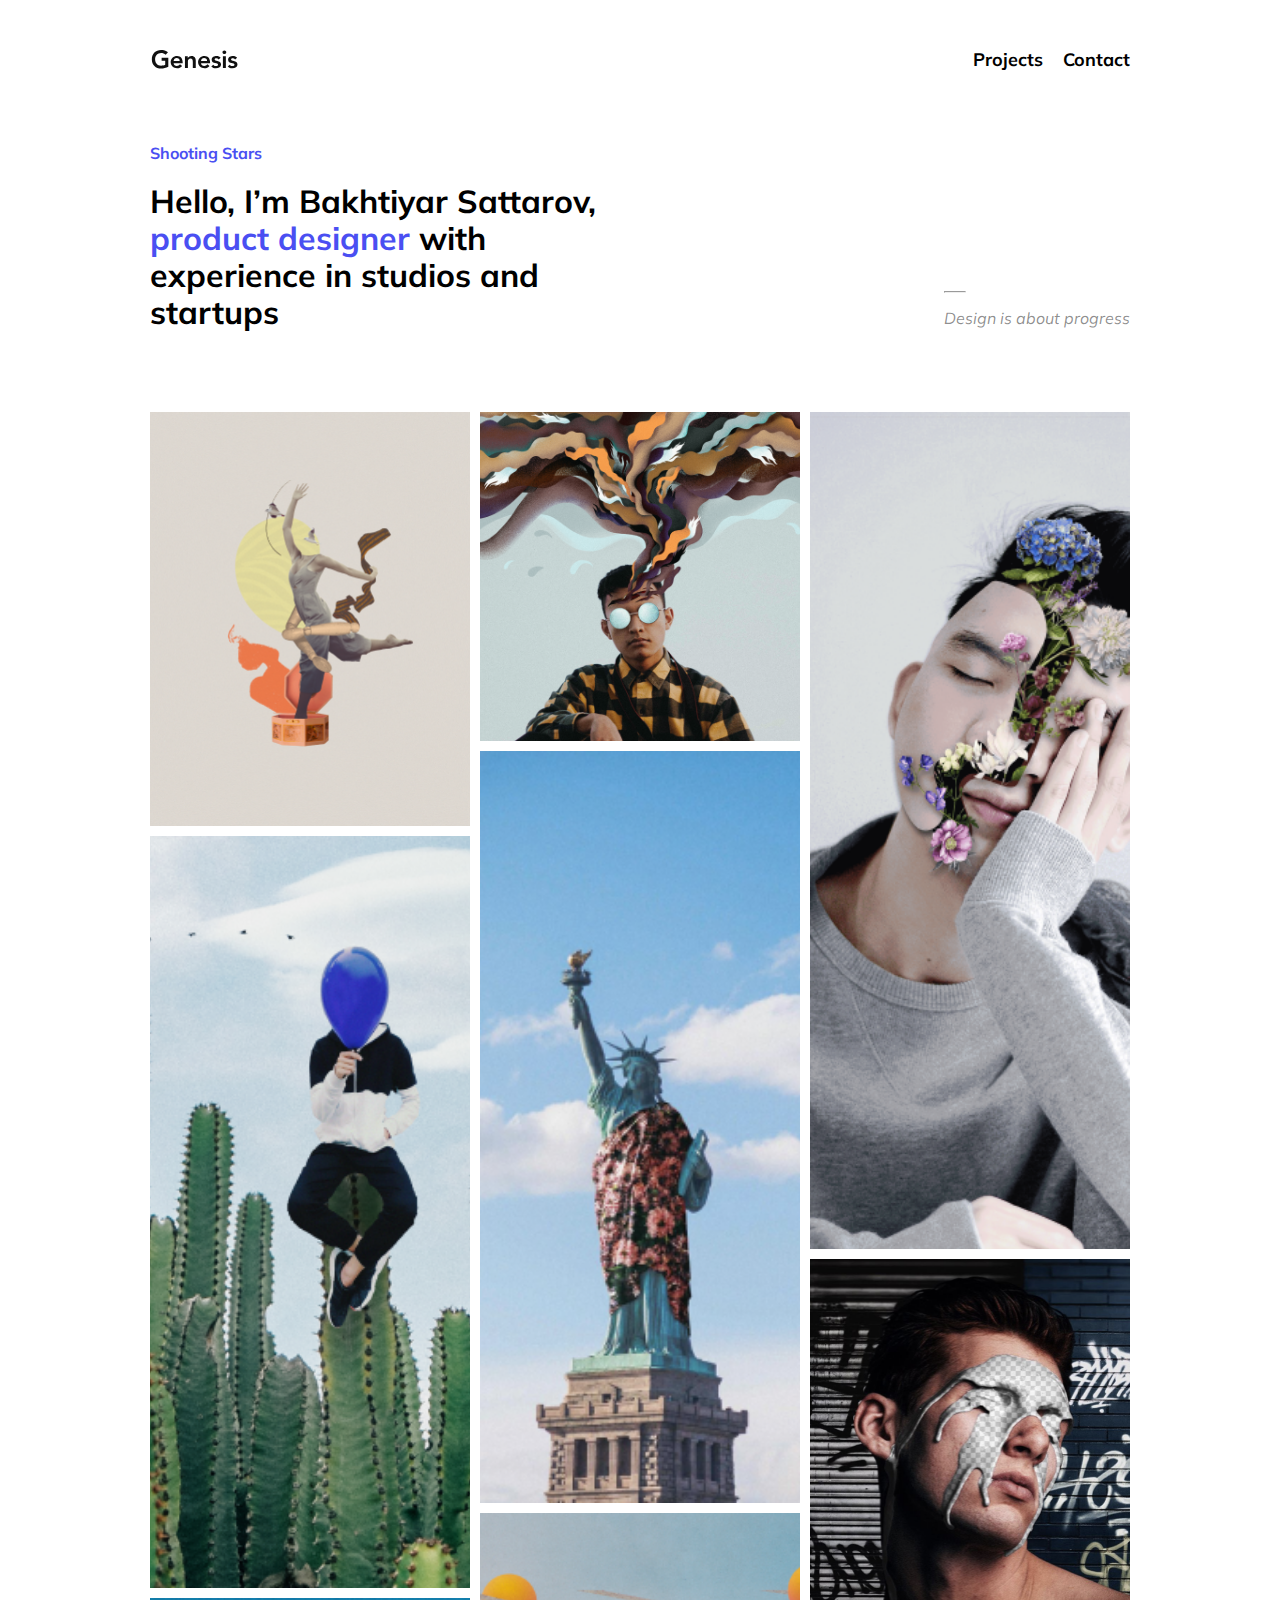
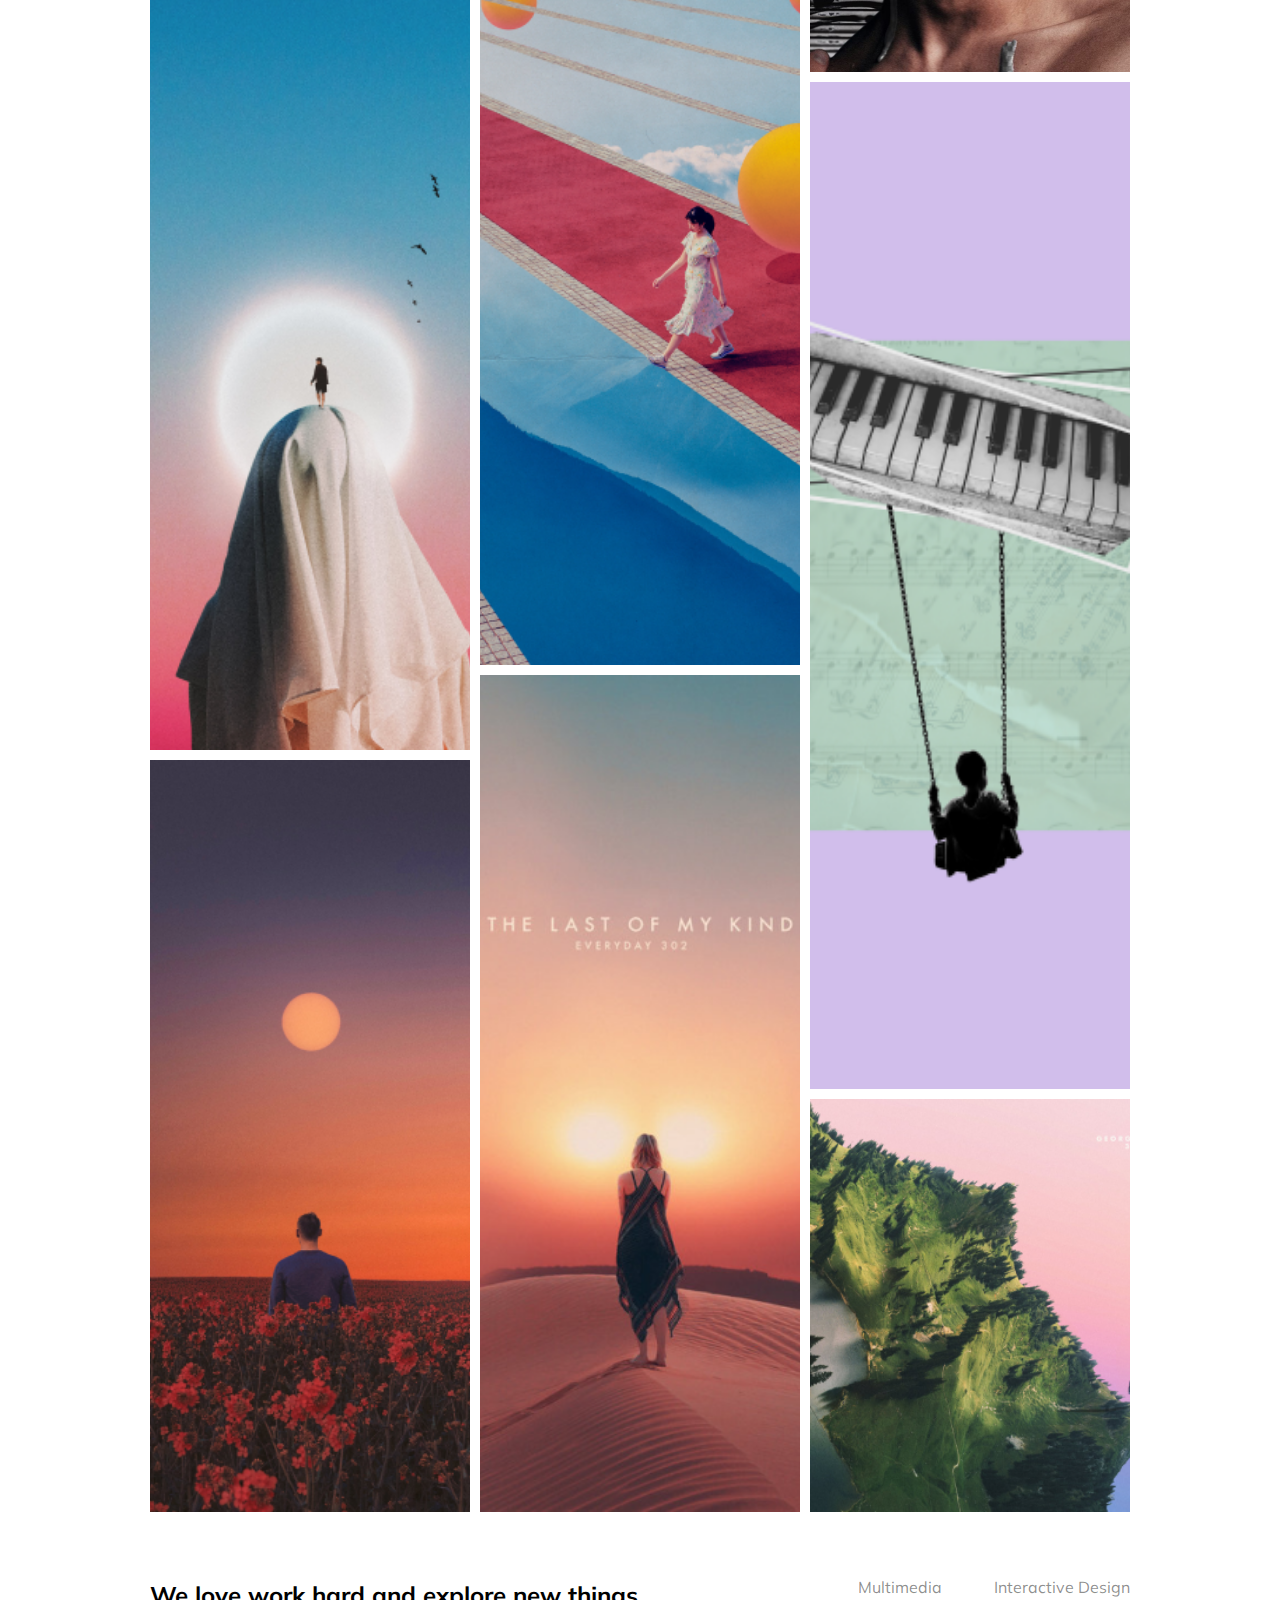
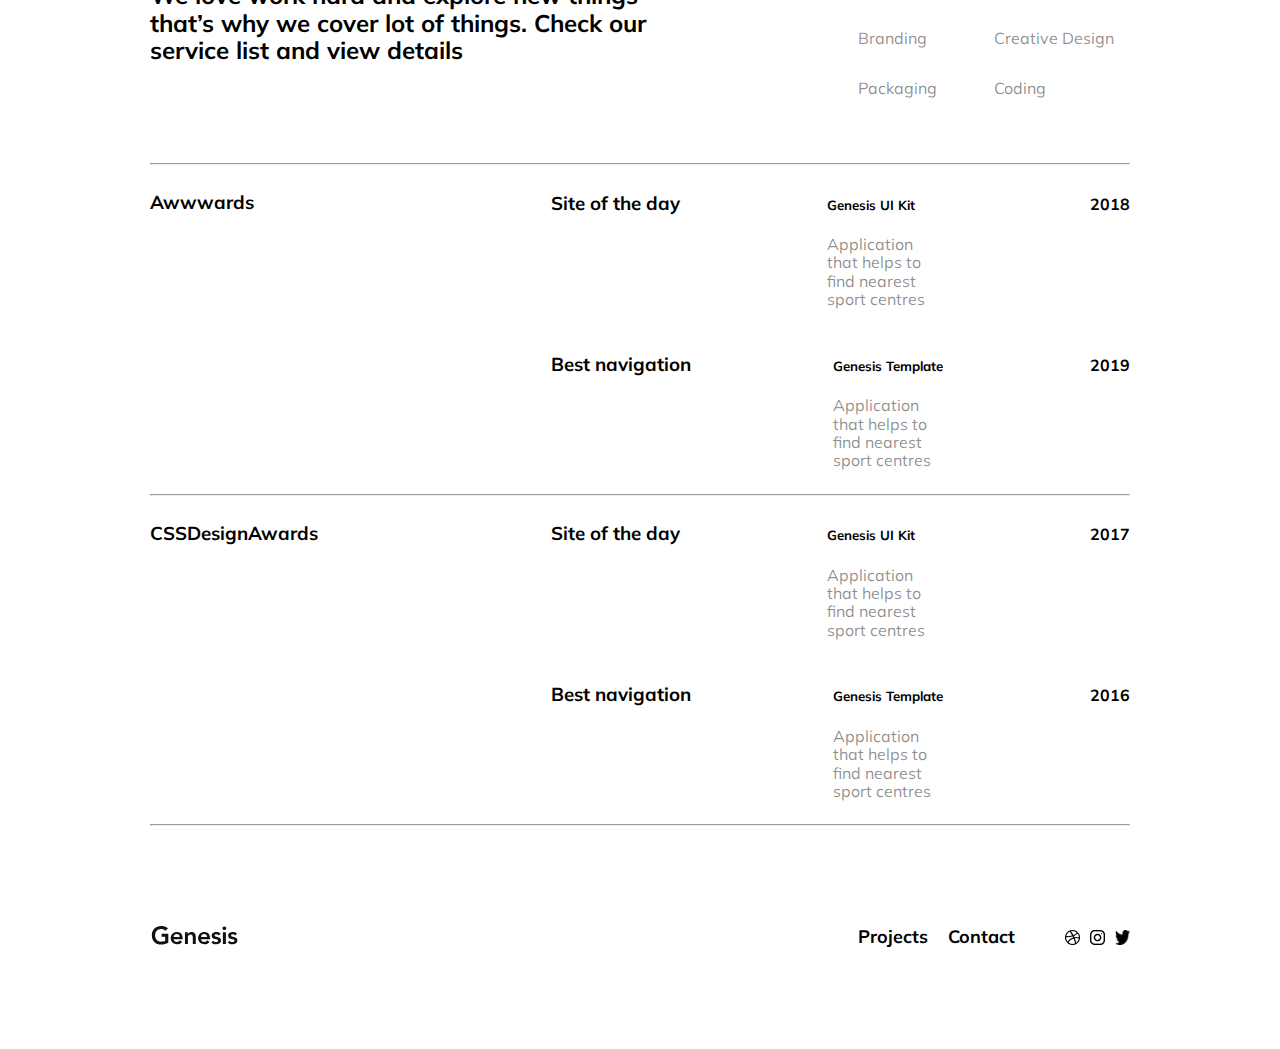
<file: index.html>
<!DOCTYPE html>
<html lang="en">
<head>
    <meta charset="UTF-8">
    <meta name="viewport" content="width=device-width, initial-scale=1.0">
    <link rel="stylesheet" href="styles/index.css">
    <link rel="stylesheet" href="styles/normalize.css">
    <link rel="stylesheet" href="https://fonts.googleapis.com/css2?family=Mulish:ital,wght@0,200..1000;1,200..1000&display=swap">
    <title>Document</title>
</head>
<body>
    <div class="body-container">
        <header class="header-container">
            <div>
                <img src="images/logo-genesis.svg" alt="logo" class="logo-img">
            </div>
            <div class="navigation">
                <a href="pages/project.html">Projects</a>
                <a href="pages/contact.html">Contact</a>
            </div>
        </header>

        <section class="section-1">
            <div class="big-text">
                <h4>Shooting Stars</h4>
                <h1>Hello, I’m Bakhtiyar Sattarov, <span class="highlight">product designer</span> with experience in studios and startups</h1>
            </div>
            <div>
                <hr>
                <p>Design is about progress</p>
            </div>
        </section>
        <div class="parent">
            <div class="div1"><img src="../images/1.png"></div>
            <div class="div2"><img src="../images/2.png"></div>
            <div class="div3"><img src="../images/3.png"></div>
            <div class="div4"><img src="../images/4.png"></div>
            <div class="div5"><img src="../images/5.png"></div>
            <div class="div6"><img src="../images/6.png"></div>
            <div class="div7"><img src="../images/7.png"></div>
            <div class="div8"><img src="../images/8.png"></div>
            <div class="div9"><img src="../images/9.png"></div>
            <div class="div10"><img src="../images/10.png"></div>
            <div class="div11"><img src="../images/11.png"></div>
            <div class="div12"><img src="../images/12.png"></div>
        </div>
        <div class="service-container">
            <h2>We love work hard and explore new things that’s why we cover lot of things. Check our service list and view details</h3>
            <div>
                <div class="service-right">
                    <p>Multimedia</p>
                    <p>Interactive Design</p>
                    <p>Branding</p> 
                    <p>Creative Design</p>
                    <p>Packaging</p>
                    <p>Coding</p>
                </div> 

            </div>
        </div>
        <hr>   
        <div class="awards-container">
            <h3>Awwwards</h3>
            <div class="site">
                <div class="awards-row">
                    <h3>Site of the day</h3>
                    <div>
                        <h5>Genesis UI Kit</h5>
                        <p>Application that helps to find nearest sport centres</p>
                    </div>
                    <h4>2018</h4>
                </div>
                <div class="awards-row">
                    <h3>Best navigation</h3>
                    <div>
                        <h5>Genesis Template</h5>
                        <p>Application that helps to find nearest sport centres</p>
                    </div>
                    <h4>2019</h4>
                </div>
            </div>
        </div>
        <hr>
         <div class="awards-container">
            <h3>CSSDesignAwards</h3>
            <div class="site">
                <div class="awards-row">
                    <h3>Site of the day</h3>
                    <div>
                        <h5>Genesis UI Kit</h5>
                        <p>Application that helps to find nearest sport centres</p>
                    </div>
                    <h4>2017</h4>
                </div>
                <div class="awards-row">
                    <h3>Best navigation</h3>
                    <div>
                        <h5>Genesis Template</h5>
                        <p>Application that helps to find nearest sport centres</p>
                    </div>
                    <h4>2016</h4>
                </div>
            </div>
        </div>
        <hr>

        <footer class="footer-container">
            <div class="left">
                <a href="/"><img src="../images/logo-genesis.svg" alt="Genesis Logo" class="logo-img"></a>
            </div>
            <div class="right">
                <div class="navigation">
                    <a href="pages/project.html">Projects</a>
                    <a href="pages/contact.html">Contact</a>
                </div>
                <div class="external-links">
                    <img src="../images/dribbble-logo.png" alt="Dribbble Logo" class="dribbble-logo">
                    <img src="../images/instagram-logo.png" alt="Instagram Logo" class="instagram-logo">
                    <img src="../images/twitter-logo.png" alt="Twitter Logo" class="twitter-logo">
                </div>
            </div>
        </footer>
    </div>
</body>
</html>
</file>
<file: styles/index.css>
.header-container {
  display: -webkit-box;
  display: -ms-flexbox;
  display: flex;
  -webkit-box-pack: justify;
      -ms-flex-pack: justify;
          justify-content: space-between;
  margin: 50px 0 50px 0;
}

.footer-container {
  margin: 100px 0px 100px 0px;
  display: -webkit-box;
  display: -ms-flexbox;
  display: flex;
  -webkit-box-pack: justify;
      -ms-flex-pack: justify;
          justify-content: space-between;
  -webkit-box-align: center;
      -ms-flex-align: center;
          align-items: center;
  gap: 50px;
}
.footer-container .left {
  display: -webkit-box;
  display: -ms-flexbox;
  display: flex;
  -webkit-box-align: center;
      -ms-flex-align: center;
          align-items: center;
}
.footer-container .right {
  display: -webkit-box;
  display: -ms-flexbox;
  display: flex;
  -webkit-box-align: center;
      -ms-flex-align: center;
          align-items: center;
  -webkit-box-pack: justify;
      -ms-flex-pack: justify;
          justify-content: space-between;
  gap: 50px;
}

.external-links {
  display: -webkit-box;
  display: -ms-flexbox;
  display: flex;
  -webkit-box-pack: justify;
      -ms-flex-pack: justify;
          justify-content: space-between;
  gap: 10px;
}

.external-links img {
  display: -webkit-box;
  display: -ms-flexbox;
  display: flex;
}

.body-container {
  margin: 0px 150px 0px 150px;
  font-family: "Mulish", sans-serif;
}

.project-top-section {
  display: -webkit-box;
  display: -ms-flexbox;
  display: flex;
  -webkit-box-pack: justify;
      -ms-flex-pack: justify;
          justify-content: space-between;
}

.project-top-left {
  display: -webkit-box;
  display: -ms-flexbox;
  display: flex;
  -webkit-box-orient: vertical;
  -webkit-box-direction: normal;
      -ms-flex-direction: column;
          flex-direction: column;
}
.project-top-left p {
  width: 500px;
}

.project-top-right {
  display: -webkit-box;
  display: -ms-flexbox;
  display: flex;
  -webkit-box-orient: vertical;
  -webkit-box-direction: normal;
      -ms-flex-direction: column;
          flex-direction: column;
  width: 400px;
}
.project-top-right div {
  border-bottom: 1px solid rgba(121, 118, 118, 0.0901960784);
  border-width: 3px;
}

.p-row {
  display: -webkit-box;
  display: -ms-flexbox;
  display: flex;
  -webkit-box-pack: justify;
      -ms-flex-pack: justify;
          justify-content: space-between;
  font-weight: bold;
  color: rgba(121, 118, 118, 0.5137254902);
}

.p-row-right {
  display: -webkit-box;
  display: -ms-flexbox;
  display: flex;
  -webkit-box-pack: justify;
      -ms-flex-pack: justify;
          justify-content: space-between;
  font-weight: bold;
  color: rgba(11, 10, 10, 0.9098039216);
}

.project-middle img {
  margin-top: 50px;
  margin-bottom: 50px;
}
.project-middle p {
  width: 1109px;
}

.row-images {
  display: -webkit-box;
  display: -ms-flexbox;
  display: flex;
  -webkit-box-orient: horizontal;
  -webkit-box-direction: normal;
      -ms-flex-direction: row;
          flex-direction: row;
  -webkit-box-pack: justify;
      -ms-flex-pack: justify;
          justify-content: space-between;
  margin-top: 50px;
}

.contact-container {
  display: -webkit-box;
  display: -ms-flexbox;
  display: flex;
  -webkit-box-pack: justify;
      -ms-flex-pack: justify;
          justify-content: space-between;
  margin-bottom: 50px;
}

.contact-left h1 {
  width: 350px;
}
.contact-left p {
  width: 445px;
}

.custom-form {
  width: 300px;
  color: rgba(17, 17, 17, 0.4941176471);
}

.custom-form label {
  display: -webkit-box;
  display: -ms-flexbox;
  display: flex;
  margin-bottom: 5px;
}

.custom-form input {
  width: 100%;
  border: none;
  outline: none;
  border-bottom: 1px solid rgba(17, 17, 17, 0.4941176471);
}

.btn {
  background-color: #4A4FF2;
  outline: none;
  border: none;
  color: white;
  padding: 10px;
  margin-top: 10px;
  cursor: pointer;
  width: 100px;
}

.body-container {
  margin: 0px 150px 0px 150px;
  font-family: "Mulish", sans-serif;
}

.logo-img {
  width: 90px;
  height: 19px;
}

.dribbble-logo {
  width: 15px;
  height: 15px;
}

.instagram-logo {
  width: 15px;
  height: 15px;
}

.twitter-logo {
  width: 15px;
  height: 15px;
}

.navigation {
  display: -webkit-box;
  display: -ms-flexbox;
  display: flex;
  -webkit-box-pack: justify;
      -ms-flex-pack: justify;
          justify-content: space-between;
  gap: 20px;
}

.navigation a {
  font-weight: bold;
  font-size: 18px;
  text-decoration: none;
  color: black;
}

.section-1 {
  display: -webkit-box;
  display: -ms-flexbox;
  display: flex;
  -webkit-box-pack: justify;
      -ms-flex-pack: justify;
          justify-content: space-between;
  -webkit-box-align: last baseline;
      -ms-flex-align: last baseline;
          align-items: last baseline;
  margin-bottom: 60px;
}
.section-1 hr {
  width: 20px;
  margin: 0 0 5px 0;
}
.section-1 p {
  color: rgba(17, 17, 17, 0.4823529412);
  font-style: italic;
}
.section-1 h4 {
  color: #4A4FF2;
}

.highlight {
  color: #4A4FF2;
}

.big-text {
  width: 500px;
}

.parent {
  display: -ms-grid;
  display: grid;
  -ms-grid-columns: 1fr 10px 1fr 10px 1fr 10px 1fr 10px 1fr 10px 1fr 10px 1fr 10px 1fr 10px 1fr;
  grid-template-columns: repeat(9, 1fr);
  -ms-grid-rows: 1fr 10px 1fr 10px 1fr 10px 1fr 10px 1fr 10px 1fr 10px 1fr 10px 1fr 10px 1fr 10px 1fr 10px 1fr 10px 1fr 10px 1fr 10px 1fr 10px 1fr 10px 1fr 10px 1fr 10px 1fr 10px 1fr 10px 1fr 10px 1fr 10px 1fr 10px 1fr 10px 1fr 10px 1fr 10px 1fr 10px 1fr 10px 1fr 10px 1fr 10px 1fr 10px 1fr 10px 1fr;
  grid-template-rows: repeat(32, 1fr);
  grid-column-gap: 10px;
  grid-row-gap: 10px;
  height: 300vh;
}

.parent > *:nth-child(1) {
  -ms-grid-row: 1;
  -ms-grid-column: 1;
}

.parent > *:nth-child(2) {
  -ms-grid-row: 1;
  -ms-grid-column: 3;
}

.parent > *:nth-child(3) {
  -ms-grid-row: 1;
  -ms-grid-column: 5;
}

.parent > *:nth-child(4) {
  -ms-grid-row: 1;
  -ms-grid-column: 7;
}

.parent > *:nth-child(5) {
  -ms-grid-row: 1;
  -ms-grid-column: 9;
}

.parent > *:nth-child(6) {
  -ms-grid-row: 1;
  -ms-grid-column: 11;
}

.parent > *:nth-child(7) {
  -ms-grid-row: 1;
  -ms-grid-column: 13;
}

.parent > *:nth-child(8) {
  -ms-grid-row: 1;
  -ms-grid-column: 15;
}

.parent > *:nth-child(9) {
  -ms-grid-row: 1;
  -ms-grid-column: 17;
}

.parent > *:nth-child(10) {
  -ms-grid-row: 3;
  -ms-grid-column: 1;
}

.parent > *:nth-child(11) {
  -ms-grid-row: 3;
  -ms-grid-column: 3;
}

.parent > *:nth-child(12) {
  -ms-grid-row: 3;
  -ms-grid-column: 5;
}

.parent > *:nth-child(13) {
  -ms-grid-row: 3;
  -ms-grid-column: 7;
}

.parent > *:nth-child(14) {
  -ms-grid-row: 3;
  -ms-grid-column: 9;
}

.parent > *:nth-child(15) {
  -ms-grid-row: 3;
  -ms-grid-column: 11;
}

.parent > *:nth-child(16) {
  -ms-grid-row: 3;
  -ms-grid-column: 13;
}

.parent > *:nth-child(17) {
  -ms-grid-row: 3;
  -ms-grid-column: 15;
}

.parent > *:nth-child(18) {
  -ms-grid-row: 3;
  -ms-grid-column: 17;
}

.parent > *:nth-child(19) {
  -ms-grid-row: 5;
  -ms-grid-column: 1;
}

.parent > *:nth-child(20) {
  -ms-grid-row: 5;
  -ms-grid-column: 3;
}

.parent > *:nth-child(21) {
  -ms-grid-row: 5;
  -ms-grid-column: 5;
}

.parent > *:nth-child(22) {
  -ms-grid-row: 5;
  -ms-grid-column: 7;
}

.parent > *:nth-child(23) {
  -ms-grid-row: 5;
  -ms-grid-column: 9;
}

.parent > *:nth-child(24) {
  -ms-grid-row: 5;
  -ms-grid-column: 11;
}

.parent > *:nth-child(25) {
  -ms-grid-row: 5;
  -ms-grid-column: 13;
}

.parent > *:nth-child(26) {
  -ms-grid-row: 5;
  -ms-grid-column: 15;
}

.parent > *:nth-child(27) {
  -ms-grid-row: 5;
  -ms-grid-column: 17;
}

.parent > *:nth-child(28) {
  -ms-grid-row: 7;
  -ms-grid-column: 1;
}

.parent > *:nth-child(29) {
  -ms-grid-row: 7;
  -ms-grid-column: 3;
}

.parent > *:nth-child(30) {
  -ms-grid-row: 7;
  -ms-grid-column: 5;
}

.parent > *:nth-child(31) {
  -ms-grid-row: 7;
  -ms-grid-column: 7;
}

.parent > *:nth-child(32) {
  -ms-grid-row: 7;
  -ms-grid-column: 9;
}

.parent > *:nth-child(33) {
  -ms-grid-row: 7;
  -ms-grid-column: 11;
}

.parent > *:nth-child(34) {
  -ms-grid-row: 7;
  -ms-grid-column: 13;
}

.parent > *:nth-child(35) {
  -ms-grid-row: 7;
  -ms-grid-column: 15;
}

.parent > *:nth-child(36) {
  -ms-grid-row: 7;
  -ms-grid-column: 17;
}

.parent > *:nth-child(37) {
  -ms-grid-row: 9;
  -ms-grid-column: 1;
}

.parent > *:nth-child(38) {
  -ms-grid-row: 9;
  -ms-grid-column: 3;
}

.parent > *:nth-child(39) {
  -ms-grid-row: 9;
  -ms-grid-column: 5;
}

.parent > *:nth-child(40) {
  -ms-grid-row: 9;
  -ms-grid-column: 7;
}

.parent > *:nth-child(41) {
  -ms-grid-row: 9;
  -ms-grid-column: 9;
}

.parent > *:nth-child(42) {
  -ms-grid-row: 9;
  -ms-grid-column: 11;
}

.parent > *:nth-child(43) {
  -ms-grid-row: 9;
  -ms-grid-column: 13;
}

.parent > *:nth-child(44) {
  -ms-grid-row: 9;
  -ms-grid-column: 15;
}

.parent > *:nth-child(45) {
  -ms-grid-row: 9;
  -ms-grid-column: 17;
}

.parent > *:nth-child(46) {
  -ms-grid-row: 11;
  -ms-grid-column: 1;
}

.parent > *:nth-child(47) {
  -ms-grid-row: 11;
  -ms-grid-column: 3;
}

.parent > *:nth-child(48) {
  -ms-grid-row: 11;
  -ms-grid-column: 5;
}

.parent > *:nth-child(49) {
  -ms-grid-row: 11;
  -ms-grid-column: 7;
}

.parent > *:nth-child(50) {
  -ms-grid-row: 11;
  -ms-grid-column: 9;
}

.parent > *:nth-child(51) {
  -ms-grid-row: 11;
  -ms-grid-column: 11;
}

.parent > *:nth-child(52) {
  -ms-grid-row: 11;
  -ms-grid-column: 13;
}

.parent > *:nth-child(53) {
  -ms-grid-row: 11;
  -ms-grid-column: 15;
}

.parent > *:nth-child(54) {
  -ms-grid-row: 11;
  -ms-grid-column: 17;
}

.parent > *:nth-child(55) {
  -ms-grid-row: 13;
  -ms-grid-column: 1;
}

.parent > *:nth-child(56) {
  -ms-grid-row: 13;
  -ms-grid-column: 3;
}

.parent > *:nth-child(57) {
  -ms-grid-row: 13;
  -ms-grid-column: 5;
}

.parent > *:nth-child(58) {
  -ms-grid-row: 13;
  -ms-grid-column: 7;
}

.parent > *:nth-child(59) {
  -ms-grid-row: 13;
  -ms-grid-column: 9;
}

.parent > *:nth-child(60) {
  -ms-grid-row: 13;
  -ms-grid-column: 11;
}

.parent > *:nth-child(61) {
  -ms-grid-row: 13;
  -ms-grid-column: 13;
}

.parent > *:nth-child(62) {
  -ms-grid-row: 13;
  -ms-grid-column: 15;
}

.parent > *:nth-child(63) {
  -ms-grid-row: 13;
  -ms-grid-column: 17;
}

.parent > *:nth-child(64) {
  -ms-grid-row: 15;
  -ms-grid-column: 1;
}

.parent > *:nth-child(65) {
  -ms-grid-row: 15;
  -ms-grid-column: 3;
}

.parent > *:nth-child(66) {
  -ms-grid-row: 15;
  -ms-grid-column: 5;
}

.parent > *:nth-child(67) {
  -ms-grid-row: 15;
  -ms-grid-column: 7;
}

.parent > *:nth-child(68) {
  -ms-grid-row: 15;
  -ms-grid-column: 9;
}

.parent > *:nth-child(69) {
  -ms-grid-row: 15;
  -ms-grid-column: 11;
}

.parent > *:nth-child(70) {
  -ms-grid-row: 15;
  -ms-grid-column: 13;
}

.parent > *:nth-child(71) {
  -ms-grid-row: 15;
  -ms-grid-column: 15;
}

.parent > *:nth-child(72) {
  -ms-grid-row: 15;
  -ms-grid-column: 17;
}

.parent > *:nth-child(73) {
  -ms-grid-row: 17;
  -ms-grid-column: 1;
}

.parent > *:nth-child(74) {
  -ms-grid-row: 17;
  -ms-grid-column: 3;
}

.parent > *:nth-child(75) {
  -ms-grid-row: 17;
  -ms-grid-column: 5;
}

.parent > *:nth-child(76) {
  -ms-grid-row: 17;
  -ms-grid-column: 7;
}

.parent > *:nth-child(77) {
  -ms-grid-row: 17;
  -ms-grid-column: 9;
}

.parent > *:nth-child(78) {
  -ms-grid-row: 17;
  -ms-grid-column: 11;
}

.parent > *:nth-child(79) {
  -ms-grid-row: 17;
  -ms-grid-column: 13;
}

.parent > *:nth-child(80) {
  -ms-grid-row: 17;
  -ms-grid-column: 15;
}

.parent > *:nth-child(81) {
  -ms-grid-row: 17;
  -ms-grid-column: 17;
}

.parent > *:nth-child(82) {
  -ms-grid-row: 19;
  -ms-grid-column: 1;
}

.parent > *:nth-child(83) {
  -ms-grid-row: 19;
  -ms-grid-column: 3;
}

.parent > *:nth-child(84) {
  -ms-grid-row: 19;
  -ms-grid-column: 5;
}

.parent > *:nth-child(85) {
  -ms-grid-row: 19;
  -ms-grid-column: 7;
}

.parent > *:nth-child(86) {
  -ms-grid-row: 19;
  -ms-grid-column: 9;
}

.parent > *:nth-child(87) {
  -ms-grid-row: 19;
  -ms-grid-column: 11;
}

.parent > *:nth-child(88) {
  -ms-grid-row: 19;
  -ms-grid-column: 13;
}

.parent > *:nth-child(89) {
  -ms-grid-row: 19;
  -ms-grid-column: 15;
}

.parent > *:nth-child(90) {
  -ms-grid-row: 19;
  -ms-grid-column: 17;
}

.parent > *:nth-child(91) {
  -ms-grid-row: 21;
  -ms-grid-column: 1;
}

.parent > *:nth-child(92) {
  -ms-grid-row: 21;
  -ms-grid-column: 3;
}

.parent > *:nth-child(93) {
  -ms-grid-row: 21;
  -ms-grid-column: 5;
}

.parent > *:nth-child(94) {
  -ms-grid-row: 21;
  -ms-grid-column: 7;
}

.parent > *:nth-child(95) {
  -ms-grid-row: 21;
  -ms-grid-column: 9;
}

.parent > *:nth-child(96) {
  -ms-grid-row: 21;
  -ms-grid-column: 11;
}

.parent > *:nth-child(97) {
  -ms-grid-row: 21;
  -ms-grid-column: 13;
}

.parent > *:nth-child(98) {
  -ms-grid-row: 21;
  -ms-grid-column: 15;
}

.parent > *:nth-child(99) {
  -ms-grid-row: 21;
  -ms-grid-column: 17;
}

.parent > *:nth-child(100) {
  -ms-grid-row: 23;
  -ms-grid-column: 1;
}

.parent > *:nth-child(101) {
  -ms-grid-row: 23;
  -ms-grid-column: 3;
}

.parent > *:nth-child(102) {
  -ms-grid-row: 23;
  -ms-grid-column: 5;
}

.parent > *:nth-child(103) {
  -ms-grid-row: 23;
  -ms-grid-column: 7;
}

.parent > *:nth-child(104) {
  -ms-grid-row: 23;
  -ms-grid-column: 9;
}

.parent > *:nth-child(105) {
  -ms-grid-row: 23;
  -ms-grid-column: 11;
}

.parent > *:nth-child(106) {
  -ms-grid-row: 23;
  -ms-grid-column: 13;
}

.parent > *:nth-child(107) {
  -ms-grid-row: 23;
  -ms-grid-column: 15;
}

.parent > *:nth-child(108) {
  -ms-grid-row: 23;
  -ms-grid-column: 17;
}

.parent > *:nth-child(109) {
  -ms-grid-row: 25;
  -ms-grid-column: 1;
}

.parent > *:nth-child(110) {
  -ms-grid-row: 25;
  -ms-grid-column: 3;
}

.parent > *:nth-child(111) {
  -ms-grid-row: 25;
  -ms-grid-column: 5;
}

.parent > *:nth-child(112) {
  -ms-grid-row: 25;
  -ms-grid-column: 7;
}

.parent > *:nth-child(113) {
  -ms-grid-row: 25;
  -ms-grid-column: 9;
}

.parent > *:nth-child(114) {
  -ms-grid-row: 25;
  -ms-grid-column: 11;
}

.parent > *:nth-child(115) {
  -ms-grid-row: 25;
  -ms-grid-column: 13;
}

.parent > *:nth-child(116) {
  -ms-grid-row: 25;
  -ms-grid-column: 15;
}

.parent > *:nth-child(117) {
  -ms-grid-row: 25;
  -ms-grid-column: 17;
}

.parent > *:nth-child(118) {
  -ms-grid-row: 27;
  -ms-grid-column: 1;
}

.parent > *:nth-child(119) {
  -ms-grid-row: 27;
  -ms-grid-column: 3;
}

.parent > *:nth-child(120) {
  -ms-grid-row: 27;
  -ms-grid-column: 5;
}

.parent > *:nth-child(121) {
  -ms-grid-row: 27;
  -ms-grid-column: 7;
}

.parent > *:nth-child(122) {
  -ms-grid-row: 27;
  -ms-grid-column: 9;
}

.parent > *:nth-child(123) {
  -ms-grid-row: 27;
  -ms-grid-column: 11;
}

.parent > *:nth-child(124) {
  -ms-grid-row: 27;
  -ms-grid-column: 13;
}

.parent > *:nth-child(125) {
  -ms-grid-row: 27;
  -ms-grid-column: 15;
}

.parent > *:nth-child(126) {
  -ms-grid-row: 27;
  -ms-grid-column: 17;
}

.parent > *:nth-child(127) {
  -ms-grid-row: 29;
  -ms-grid-column: 1;
}

.parent > *:nth-child(128) {
  -ms-grid-row: 29;
  -ms-grid-column: 3;
}

.parent > *:nth-child(129) {
  -ms-grid-row: 29;
  -ms-grid-column: 5;
}

.parent > *:nth-child(130) {
  -ms-grid-row: 29;
  -ms-grid-column: 7;
}

.parent > *:nth-child(131) {
  -ms-grid-row: 29;
  -ms-grid-column: 9;
}

.parent > *:nth-child(132) {
  -ms-grid-row: 29;
  -ms-grid-column: 11;
}

.parent > *:nth-child(133) {
  -ms-grid-row: 29;
  -ms-grid-column: 13;
}

.parent > *:nth-child(134) {
  -ms-grid-row: 29;
  -ms-grid-column: 15;
}

.parent > *:nth-child(135) {
  -ms-grid-row: 29;
  -ms-grid-column: 17;
}

.parent > *:nth-child(136) {
  -ms-grid-row: 31;
  -ms-grid-column: 1;
}

.parent > *:nth-child(137) {
  -ms-grid-row: 31;
  -ms-grid-column: 3;
}

.parent > *:nth-child(138) {
  -ms-grid-row: 31;
  -ms-grid-column: 5;
}

.parent > *:nth-child(139) {
  -ms-grid-row: 31;
  -ms-grid-column: 7;
}

.parent > *:nth-child(140) {
  -ms-grid-row: 31;
  -ms-grid-column: 9;
}

.parent > *:nth-child(141) {
  -ms-grid-row: 31;
  -ms-grid-column: 11;
}

.parent > *:nth-child(142) {
  -ms-grid-row: 31;
  -ms-grid-column: 13;
}

.parent > *:nth-child(143) {
  -ms-grid-row: 31;
  -ms-grid-column: 15;
}

.parent > *:nth-child(144) {
  -ms-grid-row: 31;
  -ms-grid-column: 17;
}

.parent > *:nth-child(145) {
  -ms-grid-row: 33;
  -ms-grid-column: 1;
}

.parent > *:nth-child(146) {
  -ms-grid-row: 33;
  -ms-grid-column: 3;
}

.parent > *:nth-child(147) {
  -ms-grid-row: 33;
  -ms-grid-column: 5;
}

.parent > *:nth-child(148) {
  -ms-grid-row: 33;
  -ms-grid-column: 7;
}

.parent > *:nth-child(149) {
  -ms-grid-row: 33;
  -ms-grid-column: 9;
}

.parent > *:nth-child(150) {
  -ms-grid-row: 33;
  -ms-grid-column: 11;
}

.parent > *:nth-child(151) {
  -ms-grid-row: 33;
  -ms-grid-column: 13;
}

.parent > *:nth-child(152) {
  -ms-grid-row: 33;
  -ms-grid-column: 15;
}

.parent > *:nth-child(153) {
  -ms-grid-row: 33;
  -ms-grid-column: 17;
}

.parent > *:nth-child(154) {
  -ms-grid-row: 35;
  -ms-grid-column: 1;
}

.parent > *:nth-child(155) {
  -ms-grid-row: 35;
  -ms-grid-column: 3;
}

.parent > *:nth-child(156) {
  -ms-grid-row: 35;
  -ms-grid-column: 5;
}

.parent > *:nth-child(157) {
  -ms-grid-row: 35;
  -ms-grid-column: 7;
}

.parent > *:nth-child(158) {
  -ms-grid-row: 35;
  -ms-grid-column: 9;
}

.parent > *:nth-child(159) {
  -ms-grid-row: 35;
  -ms-grid-column: 11;
}

.parent > *:nth-child(160) {
  -ms-grid-row: 35;
  -ms-grid-column: 13;
}

.parent > *:nth-child(161) {
  -ms-grid-row: 35;
  -ms-grid-column: 15;
}

.parent > *:nth-child(162) {
  -ms-grid-row: 35;
  -ms-grid-column: 17;
}

.parent > *:nth-child(163) {
  -ms-grid-row: 37;
  -ms-grid-column: 1;
}

.parent > *:nth-child(164) {
  -ms-grid-row: 37;
  -ms-grid-column: 3;
}

.parent > *:nth-child(165) {
  -ms-grid-row: 37;
  -ms-grid-column: 5;
}

.parent > *:nth-child(166) {
  -ms-grid-row: 37;
  -ms-grid-column: 7;
}

.parent > *:nth-child(167) {
  -ms-grid-row: 37;
  -ms-grid-column: 9;
}

.parent > *:nth-child(168) {
  -ms-grid-row: 37;
  -ms-grid-column: 11;
}

.parent > *:nth-child(169) {
  -ms-grid-row: 37;
  -ms-grid-column: 13;
}

.parent > *:nth-child(170) {
  -ms-grid-row: 37;
  -ms-grid-column: 15;
}

.parent > *:nth-child(171) {
  -ms-grid-row: 37;
  -ms-grid-column: 17;
}

.parent > *:nth-child(172) {
  -ms-grid-row: 39;
  -ms-grid-column: 1;
}

.parent > *:nth-child(173) {
  -ms-grid-row: 39;
  -ms-grid-column: 3;
}

.parent > *:nth-child(174) {
  -ms-grid-row: 39;
  -ms-grid-column: 5;
}

.parent > *:nth-child(175) {
  -ms-grid-row: 39;
  -ms-grid-column: 7;
}

.parent > *:nth-child(176) {
  -ms-grid-row: 39;
  -ms-grid-column: 9;
}

.parent > *:nth-child(177) {
  -ms-grid-row: 39;
  -ms-grid-column: 11;
}

.parent > *:nth-child(178) {
  -ms-grid-row: 39;
  -ms-grid-column: 13;
}

.parent > *:nth-child(179) {
  -ms-grid-row: 39;
  -ms-grid-column: 15;
}

.parent > *:nth-child(180) {
  -ms-grid-row: 39;
  -ms-grid-column: 17;
}

.parent > *:nth-child(181) {
  -ms-grid-row: 41;
  -ms-grid-column: 1;
}

.parent > *:nth-child(182) {
  -ms-grid-row: 41;
  -ms-grid-column: 3;
}

.parent > *:nth-child(183) {
  -ms-grid-row: 41;
  -ms-grid-column: 5;
}

.parent > *:nth-child(184) {
  -ms-grid-row: 41;
  -ms-grid-column: 7;
}

.parent > *:nth-child(185) {
  -ms-grid-row: 41;
  -ms-grid-column: 9;
}

.parent > *:nth-child(186) {
  -ms-grid-row: 41;
  -ms-grid-column: 11;
}

.parent > *:nth-child(187) {
  -ms-grid-row: 41;
  -ms-grid-column: 13;
}

.parent > *:nth-child(188) {
  -ms-grid-row: 41;
  -ms-grid-column: 15;
}

.parent > *:nth-child(189) {
  -ms-grid-row: 41;
  -ms-grid-column: 17;
}

.parent > *:nth-child(190) {
  -ms-grid-row: 43;
  -ms-grid-column: 1;
}

.parent > *:nth-child(191) {
  -ms-grid-row: 43;
  -ms-grid-column: 3;
}

.parent > *:nth-child(192) {
  -ms-grid-row: 43;
  -ms-grid-column: 5;
}

.parent > *:nth-child(193) {
  -ms-grid-row: 43;
  -ms-grid-column: 7;
}

.parent > *:nth-child(194) {
  -ms-grid-row: 43;
  -ms-grid-column: 9;
}

.parent > *:nth-child(195) {
  -ms-grid-row: 43;
  -ms-grid-column: 11;
}

.parent > *:nth-child(196) {
  -ms-grid-row: 43;
  -ms-grid-column: 13;
}

.parent > *:nth-child(197) {
  -ms-grid-row: 43;
  -ms-grid-column: 15;
}

.parent > *:nth-child(198) {
  -ms-grid-row: 43;
  -ms-grid-column: 17;
}

.parent > *:nth-child(199) {
  -ms-grid-row: 45;
  -ms-grid-column: 1;
}

.parent > *:nth-child(200) {
  -ms-grid-row: 45;
  -ms-grid-column: 3;
}

.parent > *:nth-child(201) {
  -ms-grid-row: 45;
  -ms-grid-column: 5;
}

.parent > *:nth-child(202) {
  -ms-grid-row: 45;
  -ms-grid-column: 7;
}

.parent > *:nth-child(203) {
  -ms-grid-row: 45;
  -ms-grid-column: 9;
}

.parent > *:nth-child(204) {
  -ms-grid-row: 45;
  -ms-grid-column: 11;
}

.parent > *:nth-child(205) {
  -ms-grid-row: 45;
  -ms-grid-column: 13;
}

.parent > *:nth-child(206) {
  -ms-grid-row: 45;
  -ms-grid-column: 15;
}

.parent > *:nth-child(207) {
  -ms-grid-row: 45;
  -ms-grid-column: 17;
}

.parent > *:nth-child(208) {
  -ms-grid-row: 47;
  -ms-grid-column: 1;
}

.parent > *:nth-child(209) {
  -ms-grid-row: 47;
  -ms-grid-column: 3;
}

.parent > *:nth-child(210) {
  -ms-grid-row: 47;
  -ms-grid-column: 5;
}

.parent > *:nth-child(211) {
  -ms-grid-row: 47;
  -ms-grid-column: 7;
}

.parent > *:nth-child(212) {
  -ms-grid-row: 47;
  -ms-grid-column: 9;
}

.parent > *:nth-child(213) {
  -ms-grid-row: 47;
  -ms-grid-column: 11;
}

.parent > *:nth-child(214) {
  -ms-grid-row: 47;
  -ms-grid-column: 13;
}

.parent > *:nth-child(215) {
  -ms-grid-row: 47;
  -ms-grid-column: 15;
}

.parent > *:nth-child(216) {
  -ms-grid-row: 47;
  -ms-grid-column: 17;
}

.parent > *:nth-child(217) {
  -ms-grid-row: 49;
  -ms-grid-column: 1;
}

.parent > *:nth-child(218) {
  -ms-grid-row: 49;
  -ms-grid-column: 3;
}

.parent > *:nth-child(219) {
  -ms-grid-row: 49;
  -ms-grid-column: 5;
}

.parent > *:nth-child(220) {
  -ms-grid-row: 49;
  -ms-grid-column: 7;
}

.parent > *:nth-child(221) {
  -ms-grid-row: 49;
  -ms-grid-column: 9;
}

.parent > *:nth-child(222) {
  -ms-grid-row: 49;
  -ms-grid-column: 11;
}

.parent > *:nth-child(223) {
  -ms-grid-row: 49;
  -ms-grid-column: 13;
}

.parent > *:nth-child(224) {
  -ms-grid-row: 49;
  -ms-grid-column: 15;
}

.parent > *:nth-child(225) {
  -ms-grid-row: 49;
  -ms-grid-column: 17;
}

.parent > *:nth-child(226) {
  -ms-grid-row: 51;
  -ms-grid-column: 1;
}

.parent > *:nth-child(227) {
  -ms-grid-row: 51;
  -ms-grid-column: 3;
}

.parent > *:nth-child(228) {
  -ms-grid-row: 51;
  -ms-grid-column: 5;
}

.parent > *:nth-child(229) {
  -ms-grid-row: 51;
  -ms-grid-column: 7;
}

.parent > *:nth-child(230) {
  -ms-grid-row: 51;
  -ms-grid-column: 9;
}

.parent > *:nth-child(231) {
  -ms-grid-row: 51;
  -ms-grid-column: 11;
}

.parent > *:nth-child(232) {
  -ms-grid-row: 51;
  -ms-grid-column: 13;
}

.parent > *:nth-child(233) {
  -ms-grid-row: 51;
  -ms-grid-column: 15;
}

.parent > *:nth-child(234) {
  -ms-grid-row: 51;
  -ms-grid-column: 17;
}

.parent > *:nth-child(235) {
  -ms-grid-row: 53;
  -ms-grid-column: 1;
}

.parent > *:nth-child(236) {
  -ms-grid-row: 53;
  -ms-grid-column: 3;
}

.parent > *:nth-child(237) {
  -ms-grid-row: 53;
  -ms-grid-column: 5;
}

.parent > *:nth-child(238) {
  -ms-grid-row: 53;
  -ms-grid-column: 7;
}

.parent > *:nth-child(239) {
  -ms-grid-row: 53;
  -ms-grid-column: 9;
}

.parent > *:nth-child(240) {
  -ms-grid-row: 53;
  -ms-grid-column: 11;
}

.parent > *:nth-child(241) {
  -ms-grid-row: 53;
  -ms-grid-column: 13;
}

.parent > *:nth-child(242) {
  -ms-grid-row: 53;
  -ms-grid-column: 15;
}

.parent > *:nth-child(243) {
  -ms-grid-row: 53;
  -ms-grid-column: 17;
}

.parent > *:nth-child(244) {
  -ms-grid-row: 55;
  -ms-grid-column: 1;
}

.parent > *:nth-child(245) {
  -ms-grid-row: 55;
  -ms-grid-column: 3;
}

.parent > *:nth-child(246) {
  -ms-grid-row: 55;
  -ms-grid-column: 5;
}

.parent > *:nth-child(247) {
  -ms-grid-row: 55;
  -ms-grid-column: 7;
}

.parent > *:nth-child(248) {
  -ms-grid-row: 55;
  -ms-grid-column: 9;
}

.parent > *:nth-child(249) {
  -ms-grid-row: 55;
  -ms-grid-column: 11;
}

.parent > *:nth-child(250) {
  -ms-grid-row: 55;
  -ms-grid-column: 13;
}

.parent > *:nth-child(251) {
  -ms-grid-row: 55;
  -ms-grid-column: 15;
}

.parent > *:nth-child(252) {
  -ms-grid-row: 55;
  -ms-grid-column: 17;
}

.parent > *:nth-child(253) {
  -ms-grid-row: 57;
  -ms-grid-column: 1;
}

.parent > *:nth-child(254) {
  -ms-grid-row: 57;
  -ms-grid-column: 3;
}

.parent > *:nth-child(255) {
  -ms-grid-row: 57;
  -ms-grid-column: 5;
}

.parent > *:nth-child(256) {
  -ms-grid-row: 57;
  -ms-grid-column: 7;
}

.parent > *:nth-child(257) {
  -ms-grid-row: 57;
  -ms-grid-column: 9;
}

.parent > *:nth-child(258) {
  -ms-grid-row: 57;
  -ms-grid-column: 11;
}

.parent > *:nth-child(259) {
  -ms-grid-row: 57;
  -ms-grid-column: 13;
}

.parent > *:nth-child(260) {
  -ms-grid-row: 57;
  -ms-grid-column: 15;
}

.parent > *:nth-child(261) {
  -ms-grid-row: 57;
  -ms-grid-column: 17;
}

.parent > *:nth-child(262) {
  -ms-grid-row: 59;
  -ms-grid-column: 1;
}

.parent > *:nth-child(263) {
  -ms-grid-row: 59;
  -ms-grid-column: 3;
}

.parent > *:nth-child(264) {
  -ms-grid-row: 59;
  -ms-grid-column: 5;
}

.parent > *:nth-child(265) {
  -ms-grid-row: 59;
  -ms-grid-column: 7;
}

.parent > *:nth-child(266) {
  -ms-grid-row: 59;
  -ms-grid-column: 9;
}

.parent > *:nth-child(267) {
  -ms-grid-row: 59;
  -ms-grid-column: 11;
}

.parent > *:nth-child(268) {
  -ms-grid-row: 59;
  -ms-grid-column: 13;
}

.parent > *:nth-child(269) {
  -ms-grid-row: 59;
  -ms-grid-column: 15;
}

.parent > *:nth-child(270) {
  -ms-grid-row: 59;
  -ms-grid-column: 17;
}

.parent > *:nth-child(271) {
  -ms-grid-row: 61;
  -ms-grid-column: 1;
}

.parent > *:nth-child(272) {
  -ms-grid-row: 61;
  -ms-grid-column: 3;
}

.parent > *:nth-child(273) {
  -ms-grid-row: 61;
  -ms-grid-column: 5;
}

.parent > *:nth-child(274) {
  -ms-grid-row: 61;
  -ms-grid-column: 7;
}

.parent > *:nth-child(275) {
  -ms-grid-row: 61;
  -ms-grid-column: 9;
}

.parent > *:nth-child(276) {
  -ms-grid-row: 61;
  -ms-grid-column: 11;
}

.parent > *:nth-child(277) {
  -ms-grid-row: 61;
  -ms-grid-column: 13;
}

.parent > *:nth-child(278) {
  -ms-grid-row: 61;
  -ms-grid-column: 15;
}

.parent > *:nth-child(279) {
  -ms-grid-row: 61;
  -ms-grid-column: 17;
}

.parent > *:nth-child(280) {
  -ms-grid-row: 63;
  -ms-grid-column: 1;
}

.parent > *:nth-child(281) {
  -ms-grid-row: 63;
  -ms-grid-column: 3;
}

.parent > *:nth-child(282) {
  -ms-grid-row: 63;
  -ms-grid-column: 5;
}

.parent > *:nth-child(283) {
  -ms-grid-row: 63;
  -ms-grid-column: 7;
}

.parent > *:nth-child(284) {
  -ms-grid-row: 63;
  -ms-grid-column: 9;
}

.parent > *:nth-child(285) {
  -ms-grid-row: 63;
  -ms-grid-column: 11;
}

.parent > *:nth-child(286) {
  -ms-grid-row: 63;
  -ms-grid-column: 13;
}

.parent > *:nth-child(287) {
  -ms-grid-row: 63;
  -ms-grid-column: 15;
}

.parent > *:nth-child(288) {
  -ms-grid-row: 63;
  -ms-grid-column: 17;
}
.parent img {
  width: 100%;
  height: 100%;
  display: block;
  -o-object-fit: cover;
     object-fit: cover;
}

.div1 {
  -ms-grid-row: 1;
  -ms-grid-row-span: 5;
  -ms-grid-column: 1;
  -ms-grid-column-span: 3;
  grid-area: 1/1/6/4;
}

.div2 {
  -ms-grid-row: 6;
  -ms-grid-row-span: 9;
  -ms-grid-column: 1;
  -ms-grid-column-span: 3;
  grid-area: 6/1/15/4;
}

.div3 {
  -ms-grid-row: 15;
  -ms-grid-row-span: 9;
  -ms-grid-column: 1;
  -ms-grid-column-span: 3;
  grid-area: 15/1/24/4;
}

.div4 {
  -ms-grid-row: 24;
  -ms-grid-row-span: 9;
  -ms-grid-column: 1;
  -ms-grid-column-span: 3;
  grid-area: 24/1/33/4;
}

.div5 {
  -ms-grid-row: 1;
  -ms-grid-row-span: 4;
  -ms-grid-column: 4;
  -ms-grid-column-span: 3;
  grid-area: 1/4/5/7;
}

.div6 {
  -ms-grid-row: 5;
  -ms-grid-row-span: 9;
  -ms-grid-column: 4;
  -ms-grid-column-span: 3;
  grid-area: 5/4/14/7;
}

.div7 {
  -ms-grid-row: 14;
  -ms-grid-row-span: 9;
  -ms-grid-column: 4;
  -ms-grid-column-span: 3;
  grid-area: 14/4/23/7;
}

.div8 {
  -ms-grid-row: 23;
  -ms-grid-row-span: 10;
  -ms-grid-column: 4;
  -ms-grid-column-span: 3;
  grid-area: 23/4/33/7;
}

.div9 {
  -ms-grid-row: 1;
  -ms-grid-row-span: 10;
  -ms-grid-column: 7;
  -ms-grid-column-span: 3;
  grid-area: 1/7/11/10;
}

.div10 {
  -ms-grid-row: 11;
  -ms-grid-row-span: 5;
  -ms-grid-column: 7;
  -ms-grid-column-span: 3;
  grid-area: 11/7/16/10;
}

.div11 {
  -ms-grid-row: 16;
  -ms-grid-row-span: 12;
  -ms-grid-column: 7;
  -ms-grid-column-span: 3;
  grid-area: 16/7/28/10;
}

.div12 {
  -ms-grid-row: 28;
  -ms-grid-row-span: 5;
  -ms-grid-column: 7;
  -ms-grid-column-span: 3;
  grid-area: 28/7/33/10;
}

.service-container {
  display: -webkit-box;
  display: -ms-flexbox;
  display: flex;
  -webkit-box-pack: justify;
      -ms-flex-pack: justify;
          justify-content: space-between;
  margin-top: 50px;
  margin-bottom: 50px;
}
.service-container h2 {
  width: 500px;
}

.service-right {
  list-style: none;
  display: -ms-grid;
  display: grid;
  -ms-grid-columns: 1fr 1fr;
  grid-template-columns: 1fr 1fr;
  color: rgba(17, 17, 17, 0.4823529412);
}

.awards-container {
  display: -webkit-box;
  display: -ms-flexbox;
  display: flex;
  -webkit-box-pack: justify;
      -ms-flex-pack: justify;
          justify-content: space-between;
}

.site {
  display: -webkit-box;
  display: -ms-flexbox;
  display: flex;
  -webkit-box-orient: vertical;
  -webkit-box-direction: normal;
      -ms-flex-direction: column;
          flex-direction: column;
  gap: 10px;
  -webkit-box-pack: justify;
      -ms-flex-pack: justify;
          justify-content: space-between;
}

.awards-row {
  display: -webkit-box;
  display: -ms-flexbox;
  display: flex;
  gap: 10px;
  -webkit-box-pack: justify;
      -ms-flex-pack: justify;
          justify-content: space-between;
  -webkit-box-align: baseline;
      -ms-flex-align: baseline;
          align-items: baseline;
}
.awards-row div {
  width: 20%;
}
.awards-row p {
  color: rgba(17, 17, 17, 0.4823529412);
}

hr {
  color: rgba(17, 17, 17, 0.4823529412);
}
</file>
